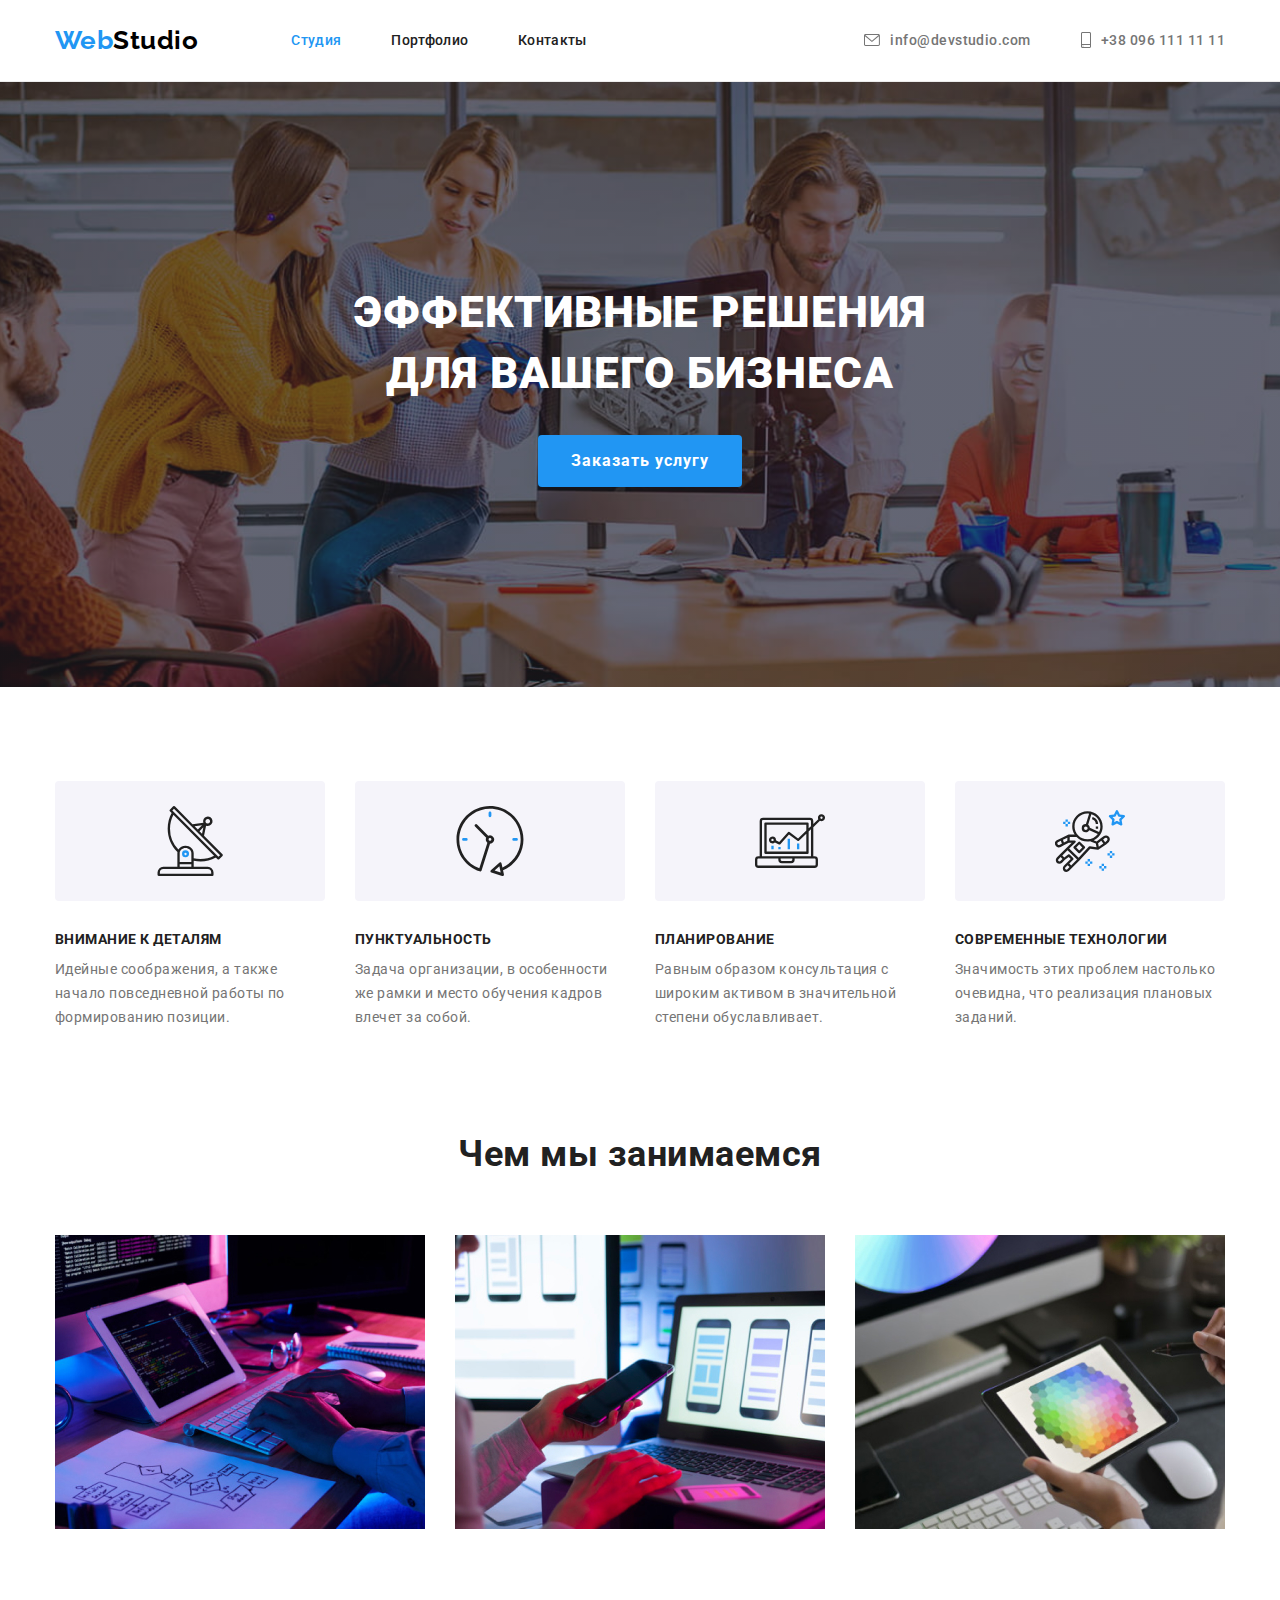
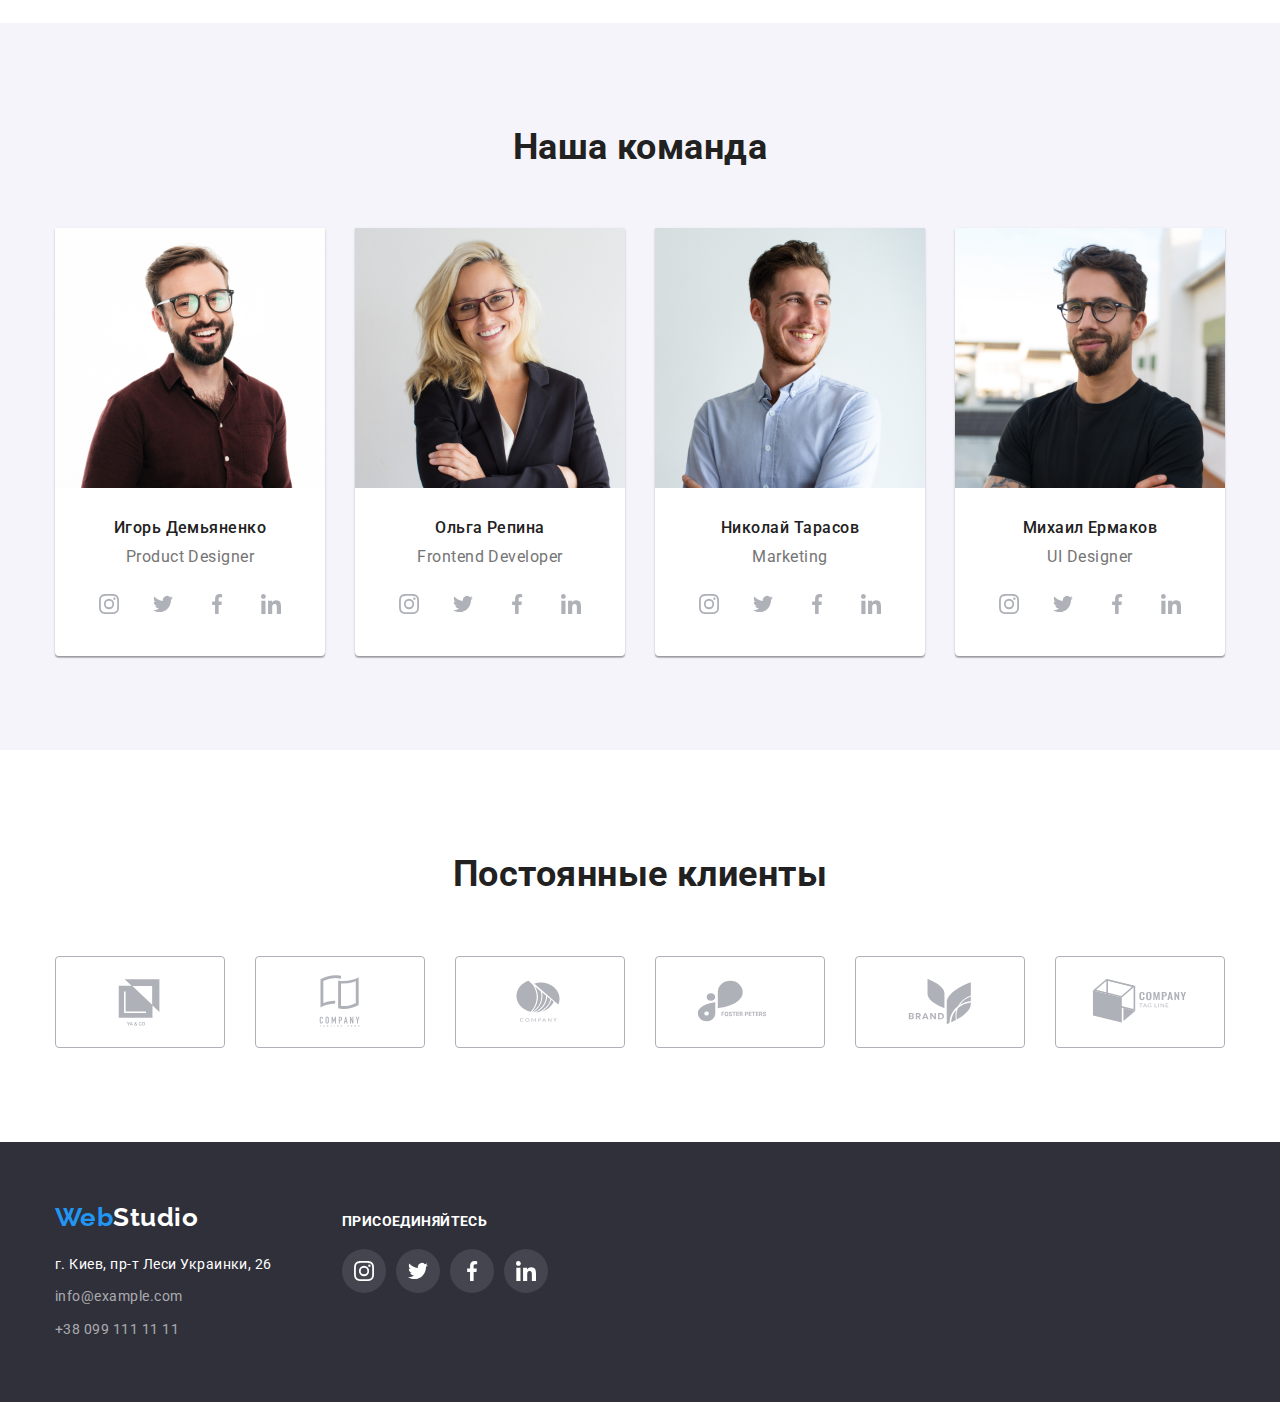
<file: index.html>
<!DOCTYPE html>
<html lang="ru">
<head>
    <link rel="preconnect" href="https://fonts.googleapis.com">
    <link rel="preconnect" href="https://fonts.gstatic.com" crossorigin>
    <link href="https://fonts.googleapis.com/css2?family=Raleway:wght@700&family=Roboto:wght@400;500;700;900&display=swap"
        rel="stylesheet">
    <meta charset="UTF-8">
    <meta http-equiv="X-UA-Compatible" content="IE=edge">
    <meta name="viewport" content="width=device-width, initial-scale=1.0">
    <title>Document</title>
    <link rel="stylesheet" href="https://cdnjs.cloudflare.com/ajax/libs/modern-normalize/1.1.0/modern-normalize.min.css">
    <link rel="stylesheet" href="./css/styles.css">
</head>
<body>
    <header class="header">
        <div class="container upper">
            <a class="logo" href="./index.html">Web<span class="logo-part">Studio</span>
            </a>
            <nav class="nav-atelier">
                <ul class="site-nav list">
                    <li><a class="link studios" href="./index.html">Студия</a></li>
                    <li><a class="link" href="./portfolio.html">Портфолио</a></li>
                    <li><a class="link" href="#">Контакты</a></li>
                </ul>
            </nav>
            <ul class="auth-nav list">
                <li>
                    <a class="link mailto" href="mailto:info@devstudio.com">
                        <svg class="link-icon-header" width="16" height="12">
                        <use href="./images/icons.svg#icon-mail"></use>
                        </svg>
                        info@devstudio.com</a></li>
                <li>
                    <a class="link tel" href="tel:+380961111111">
                        <svg class="link-icon-header" width="10" height="16">
                        <use href="./images/icons.svg#icon-phone"></use>
                        </svg>
                        +38 096 111 11 11
                   </a>
                </li>
            </ul>            
        </div>

    </header>
    <main>
        <section class="hero">
            <div class="container">
                <h1 class="hero-title">
                    Эффективные решения <br> для вашего бизнеса
                </h1>
                <button class="hero-button" type="button">Заказать услугу</button>
            </div>
        </section>
        <section class="skills section">
            <div class="container">
                <h2 class="visually-hidden">Наши преимущества</h2>            
                    <ul class="skills-list list">
                        <li>
                            <div class="skills-list-box">
                                <svg class="icon-skills" width="70" height="70">
                                <use href="./images/icons.svg#icon-Group-1"></use>
                                </svg>
                            </div>                            
                            <h3 class="title">Внимание к деталям</h3>
                            <p>Идейные соображения, а также начало повседневной работы по формированию позиции.</p>
                        </li>
                        <li>
                            <div class="skills-list-box">
                                <svg class="icon-skills" width="70" height="70">
                                    <use href="./images/icons.svg#icon-Group-2"></use>
                                </svg>
                            </div>
                            <h3 class="title">Пунктуальность</h3>
                            <p>Задача организации, в особенности же рамки и место обучения кадров влечет за собой.</p>
                        </li>
                        <li>
                            <div class="skills-list-box">
                                <svg class="icon-skills" width="70" height="70">
                                    <use href="./images/icons.svg#icon-Group-3"></use>
                                </svg>
                            </div>
                            <h3 class="title">Планирование</h3>
                            <p>Равным образом консультация с широким активом в значительной степени обуславливает.</p>
                        </li>
                        <li>
                            <div class="skills-list-box">
                                <svg class="icon-skills" width="70" height="70">
                                    <use href="./images/icons.svg#icon-Group-4"></use>
                                </svg>
                            </div>
                            <h3 class="title">Современные технологии</h3>
                            <p>Значимость этих проблем настолько очевидна, что реализация плановых заданий.</p>
                        </li>
                </ul>
            </div>
        </section>
        <section class=" work section">
            <div class="container">
            <h2 class="work-title section-title">Чем мы занимаемся</h2>
                <ul class="work-list list">
                    <li><img src="./images/work1.jpg" alt="Член команды"
                            width="370" />
                    </li>
                    <li><img src="./images/work2.jpg" alt="Член команды" width="370">
                    </li>
                    <li><img src="./images/work3.jpg" alt="Член команды" width="370"></li>
                </ul>
            </div>
        </section>
        <section class="team section">
            <div class="container">
                <h2 class="section-title">Наша команда</h2>
                <ul class="team-list list">
                    <li>
                            <img src="./images/comand1.jpg" width="270" alt="Игорь Демьяненко">
                            <div class="team-list-comment">
                                <h3 class="title">Игорь Демьяненко</h3>
                                <p lang="en">Product Designer</p>
                                <ul class="team-list-cloud">
                                    <li class="team-list-box">
                                        <a href="" class="link-icon-team">
                                        <svg class="icon-team" width="20" height="20">
                                            <use href="./images/icons.svg#icon-inst"></use>
                                        </svg>
                                        </a>
                                    </li>
                                    <li class="team-list-box">
                                        <a href="" class="link-icon-team">
                                            <svg class="icon-team" width="20" height="20">
                                                <use href="./images/icons.svg#icon-twitter"></use>
                                            </svg>
                                        </a>
                                    </li>
                                    <li class="team-list-box">
                                        <a href="" class="link-icon-team">
                                            <svg class="icon-team" width="20" height="20">
                                                <use href="./images/icons.svg#icon-facebook"></use>
                                            </svg>
                                        </a>
                                    </li>
                                    <li class="team-list-box">
                                        <a href="" class="link-icon-team">
                                            <svg class="icon-team" width="20" height="20">
                                                <use href="./images/icons.svg#icon-link"></use>
                                            </svg>
                                        </a>
                                    </li>
                                </ul>
                                
                            </div>
                        
                        
                    </li>
                    <li>
                        <img src="./images/comand2.jpg" width="270" alt="Ольга Репина">
                        <div class="team-list-comment">
                            <h3 class="title">Ольга Репина</h3>
                            <p lang="en">Frontend Developer</p>
                            <ul class="team-list-cloud">
                                <li class="team-list-box">
                                    <a href="" class="link-icon-team">
                                        <svg class="icon-team" width="20" height="20">
                                            <use href="./images/icons.svg#icon-inst"></use>
                                        </svg>
                                    </a>
                                </li>
                                <li class="team-list-box">
                                    <a href="" class="link-icon-team">
                                        <svg class="icon-team" width="20" height="20">
                                            <use href="./images/icons.svg#icon-twitter"></use>
                                        </svg>
                                    </a>
                                </li>
                                <li class="team-list-box">
                                    <a href="" class="link-icon-team">
                                        <svg class="icon-team" width="20" height="20">
                                            <use href="./images/icons.svg#icon-facebook"></use>
                                        </svg>
                                    </a>
                                </li>
                                <li class="team-list-box">
                                    <a href="" class="link-icon-team">
                                        <svg class="icon-team" width="20" height="20">
                                            <use href="./images/icons.svg#icon-link"></use>
                                        </svg>
                                    </a>
                                </li>
                            </ul>
                        </div>
                        
                    </li>
                    <li>
                        <img src="./images/comand3..jpg" width="270" alt="Николай Тарасов">
                        <div class="team-list-comment">
                            <h3 class="title">Николай Тарасов</h3>
                            <p lang="en">Marketing</p>
                            <ul class="team-list-cloud">
                                <li class="team-list-box">
                                    <a href="" class="link-icon-team">
                                        <svg class="icon-team" width="20" height="20">
                                            <use href="./images/icons.svg#icon-inst"></use>
                                        </svg>
                                    </a>
                                </li>
                                <li class="team-list-box">
                                    <a href="" class="link-icon-team">
                                        <svg class="icon-team" width="20" height="20">
                                            <use href="./images/icons.svg#icon-twitter"></use>
                                        </svg>
                                    </a>
                                </li>
                                <li class="team-list-box">
                                    <a href="" class="link-icon-team">
                                        <svg class="icon-team" width="20" height="20">
                                            <use href="./images/icons.svg#icon-facebook"></use>
                                        </svg>
                                    </a>
                                </li>
                                <li class="team-list-box">
                                    <a href="" class="link-icon-team">
                                        <svg class="icon-team" width="20" height="20">
                                            <use href="./images/icons.svg#icon-link"></use>
                                        </svg>
                                    </a>
                                </li>
                            </ul>
                        </div>
                        
                    </li>
                    <li>
                        <img src="./images/comand4.jpg" width="270" alt="Михаил Ермаков">
                        <div class="team-list-comment">
                            <h3 class="title">Михаил Ермаков</h3>
                            <p lang="en">UI Designer</p>
                            <ul class="team-list-cloud">
                                <li class="team-list-box">
                                    <a href="" class="link-icon-team">
                                        <svg class="icon-team" width="20" height="20">
                                            <use href="./images/icons.svg#icon-inst"></use>
                                        </svg>
                                    </a>
                                </li>
                                <li class="team-list-box">
                                    <a href="" class="link-icon-team">
                                        <svg class="icon-team" width="20" height="20">
                                            <use href="./images/icons.svg#icon-twitter"></use>
                                        </svg>
                                    </a>
                                </li>
                                <li class="team-list-box">
                                    <a href="" class="link-icon-team">
                                        <svg class="icon-team" width="20" height="20">
                                            <use href="./images/icons.svg#icon-facebook"></use>
                                        </svg>
                                    </a>
                                </li>
                                <li class="team-list-box">
                                    <a href="" class="link-icon-team">
                                        <svg class="icon-team" width="20" height="20">
                                            <use href="./images/icons.svg#icon-link"></use>
                                        </svg>
                                    </a>
                                </li>
                            </ul>
                        </div>                        
                    </li>
                </ul>
            </div>
        </section>
        <!-- Постоянные клиенты -->

        <section class="section clients">
            <div class="container">
                <h2 class="section-title">Постоянные клиенты</h2>
                <ul class="clients-list-cloud">
                    <li class="client-list-box">
                        <a href="#" class="client-link">
                            <svg class="icon-client" width="106" height="60">
                                <use href="./images/icons.svg#icon-Client-1"></use>
                            </svg>
                        </a>
                    </li>
                    <li class="client-list-box">
                        <a href="#" class="client-link">
                            <svg class="icon-client" width="106" height="60">
                                <use href="./images/icons.svg#icon-Client-2"></use>
                            </svg>
                        </a>
                    </li>
                    <li class="client-list-box">
                        <a href="#" class="client-link">
                            <svg class="icon-client" width="106" height="60">
                                <use href="./images/icons.svg#icon-Client-3"></use>
                            </svg>
                        </a>
                    </li>
                    <li class="client-list-box">
                        <a href="#" class="client-link">
                            <svg class="icon-client" width="106" height="60">
                                <use href="./images/icons.svg#icon-Client-4"></use>
                            </svg>
                        </a>
                    </li>
                    <li class="client-list-box">
                        <a href="#" class="client-link">
                            <svg class="icon-client" width="106" height="60">
                                <use href="./images/icons.svg#icon-Client-5"></use>
                            </svg>
                        </a>
                    </li>
                    <li class="client-list-box">
                        <a href="#" class="client-link">
                            <svg class="icon-client" width="106" height="60">
                                <use href="./images/icons.svg#icon-Client-6"></use>
                            </svg>
                        </a>
                    </li>
                </ul>
            </div>
        </section>
    </main>
    <footer class="footer">
        <div class="container down-container">
            <div class="footer-finish">
                <a class="logo-footer" href="./index.html">Web<span class="logo-footer-part">Studio</span>
                </a>
                <address class="footer-adress">
                    <p>г. Киев, пр-т Леси Украинки, 26</p>
                    <ul class="footer-list">
                        <li>
                            <a class="link-footer" href="mailto:info@example.com">info@example.com</a>
                        </li>
                        <li class="footer-list-tel">
                            <a class="link-footer" href="tel:+380991111111">+38 099 111 11 11</a>
                        </li>
                    </ul>
            </div>
                <div class="footer-social">
                    <h2>присоединяйтесь</h2>
                    <ul class="footer-list-cloud">
                        <li class="footer-list-box">
                            <a href="" class="link-icon-footer">
                                <svg class="icon-footer" width="20" height="20">
                                    <use href="./images/icons.svg#icon-inst"></use>
                                </svg>
                            </a>
                        </li>
                        <li class="footer-list-box">
                            <a href="" class="link-icon-footer">
                                <svg class="icon-footer" width="20" height="20">
                                    <use href="./images/icons.svg#icon-twitter"></use>
                                </svg>
                            </a>
                        </li>
                        <li class="footer-list-box">
                            <a href="" class="link-icon-footer">
                                <svg class="icon-footer" width="20" height="20">
                                    <use href="./images/icons.svg#icon-facebook"></use>
                                </svg>
                            </a>
                        </li>
                        <li class="footer-list-box">
                            <a href="" class="link-icon-footer">
                                <svg class="icon-footer" width="20" height="20">
                                    <use href="./images/icons.svg#icon-link"></use>
                                </svg>
                            </a>
                        </li>
                    </ul>
                </div>
            </address>
        </div>
    </footer>
</body>
</html>
</file>
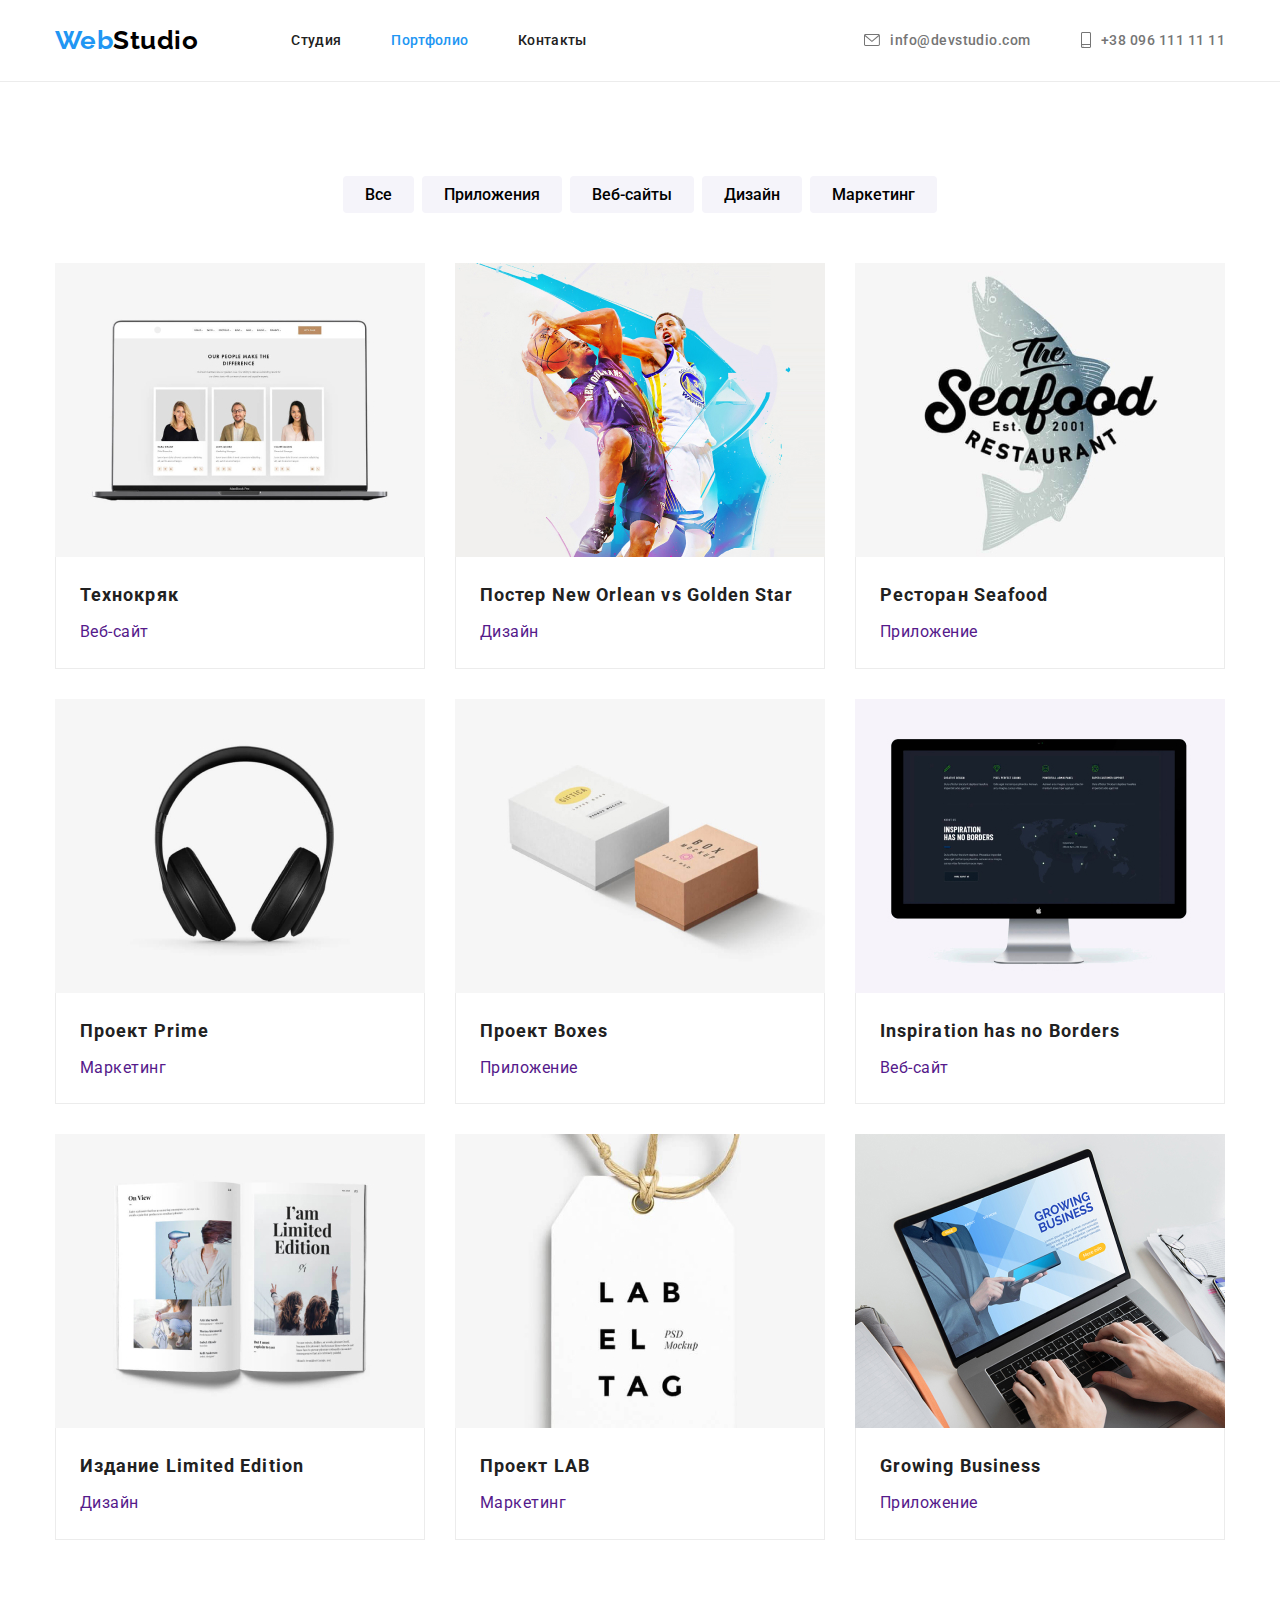
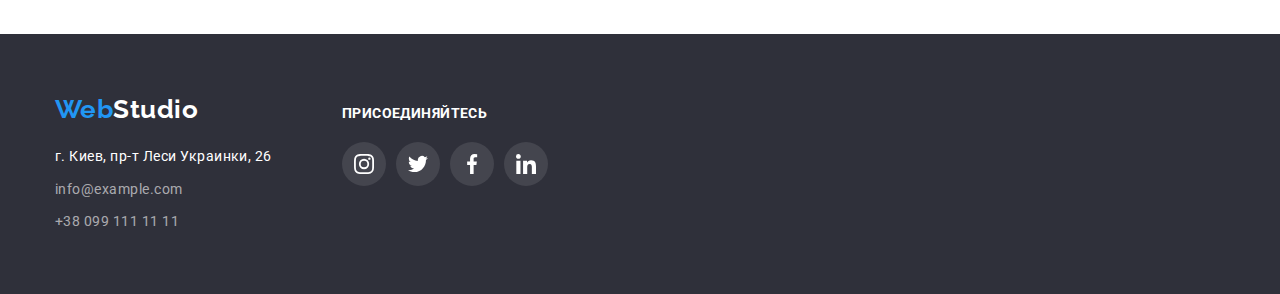
<file: portfolio.html>
<!DOCTYPE html>
<html lang="ru">
<head>
    <meta charset="UTF-8">
    <meta http-equiv="X-UA-Compatible" content="IE=edge">
    <meta name="viewport" content="width=device-width, initial-scale=1.0">
    <title>Document</title>
    <link rel="preconnect" href="https://fonts.googleapis.com">
    <link rel="preconnect" href="https://fonts.gstatic.com" crossorigin>
    <link href="https://fonts.googleapis.com/css2?family=Raleway:wght@700&family=Roboto:wght@400;500;700;900&display=swap"
        rel="stylesheet">
        <link rel="stylesheet" href="https://cdnjs.cloudflare.com/ajax/libs/modern-normalize/1.1.0/modern-normalize.min.css">
    <link rel="stylesheet" href="./css/styles.css">
</head>
<body>
    <header class="header">
        <div class="container upper">
            <a class="logo" href="./index.html">Web<span class="logo-part">Studio</span>
            </a>
            <nav class="nav-atelier">
                <ul class="site-nav list">
                    <li><a class="link" href="./index.html">Студия</a></li>
                    <li><a class="link portfolio" href="./portfolio.html">Портфолио</a></li>
                    <li><a class="link" href="#">Контакты</a></li>
                </ul>
            </nav>
            <ul class="auth-nav list">
                <li>
                    <a class="link mailto" href="mailto:info@devstudio.com">
                        <svg class="link-icon-header" width="16" height="12">
                            <use href="./images/icons.svg#icon-mail"></use>
                        </svg>
                        info@devstudio.com</a>
                </li>
                <li>
                    <a class="link tel" href="tel:+380961111111">
                        <svg class="link-icon-header" width="10" height="16">
                            <use href="./images/icons.svg#icon-phone"></use>
                        </svg>
                        +38 096 111 11 11
                    </a>
                </li>
            </ul>
        </div>
    
    </header>
    <main>
        <section class="portfolio-section">
            <div class="portfolio-container container">
                <ul class="portfolio-nav list">
                    <li><button class="portfolio-button" type="button"> Все </button></li>
                    <li><button class="portfolio-button" type="button">Приложения</button></li>
                    <li><button class="portfolio-button" type="button">Веб-сайты</button></li>
                    <li><button class="portfolio-button" type="button">Дизайн</button></li>
                    <li><button class="portfolio-button" type="button">Маркетинг</button></li>
                </ul>
                <ul class="portfolio-list list">
                    <li>
                        <a href="" class="portfolio-list-link">
                            <img src="./images/portfolio1.jpg" alt="Анкеты" width="370">
                            <div class="portfolio-list-comment">
                                <h2 class="title">Технокряк</h2>
                                <p>Веб-сайт</p>
                            </div>
                            
                        </a>
                    </li>
                    <li>
                        <a href=""class="portfolio-list-link">
                            <img src="./images/portfolio2.jpg" alt="Баскетбол" width="370">
                            <div class="portfolio-list-comment">
                                <h2 class="title">Постер New Orlean vs Golden Star</h2>
                                <p>Дизайн</p>
                            </div>
                            
                        </a>
                    </li>
                    <li>
                        <a href=""class="portfolio-list-link">
                            <img src="./images/portfolio3.jpg" alt="Ресторан" width="370">
                            <div class="portfolio-list-comment">
                                <h2 class="title">Ресторан Seafood</h2>
                                <p>Приложение</p>
                            </div>
                            
                        </a>
                    </li>
                    <li>
                        <a href=""class="portfolio-list-link">
                            <img src="./images/portfolio4.jpg" alt="Наушники" width="370">
                            <div class="portfolio-list-comment">
                                <h2 class="title">Проект Prime</h2>
                                <p>Маркетинг</p>
                            </div>
                            
                        </a>
                    </li>
                    <li>
                        <a href=""class="portfolio-list-link">
                            <img src="./images/portfolio5.jpg" alt="Rоробки" width="370">
                            <div class="portfolio-list-comment">
                                <h2 class="title">Проект Boxes</h2>
                                <p>Приложение</p>
                            </div>
                            
                        </a>
                    </li>
                    <li>
                        <a href=""class="portfolio-list-link">
                            <img src="./images/portfolio6.jpg" alt="Монитор" width="370">
                            <div class="portfolio-list-comment">
                                <h2 class="title">Inspiration has no Borders</h2>
                                <p>Веб-сайт</p>
                            </div>
                            
                        </a>
                    </li>
                    <li>
                        <a href=""class="portfolio-list-link">
                            <img src="./images/portfolio7.jpg" alt="Журнал" width="370">
                            <div class="portfolio-list-comment">
                                <h2 class="title">Издание Limited Edition</h2>
                                <p>Дизайн</p>
                            </div>
                            
                        </a>
                    </li>
                    <li>
                        <a href=""class="portfolio-list-link">
                            <img src="./images/portfolio8.jpg" alt="Бирка" width="370">
                            <div class="portfolio-list-comment">
                                <h2 class="title">Проект LAB</h2>
                                <p>Маркетинг</p>
                            </div>
                            
                        </a>
                    </li>
                    <li>
                        <a href=""class="portfolio-list-link">
                            <img src="./images/portfolio9.jpg" alt="Ноутбук" width="370">
                            <div class="portfolio-list-comment">
                                <h2 class="title">Growing Business</h2>
                                <p>Приложение</p>
                            </div>
                        </a>
                    </li>
                </ul>
            </div>
        </section>
    </main>
    <footer class="footer">
        <div class="container down-container">
            <div class="footer-finish">
                <a class="logo-footer" href="./index.html">Web<span class="logo-footer-part">Studio</span>
                </a>
                <address class="footer-adress">
                    <p>г. Киев, пр-т Леси Украинки, 26</p>
                    <ul class="footer-list">
                        <li>
                            <a class="link-footer" href="mailto:info@example.com">info@example.com</a>
                        </li>
                        <li class="footer-list-tel">
                            <a class="link-footer" href="tel:+380991111111">+38 099 111 11 11</a>
                        </li>
                    </ul>
            </div>
            <div class="footer-social">
                <h2>присоединяйтесь</h2>
                <ul class="footer-list-cloud">
                    <li class="footer-list-box">
                        <a href="" class="link-icon-footer">
                            <svg class="icon-footer" width="20" height="20">
                                <use href="./images/icons.svg#icon-inst"></use>
                            </svg>
                        </a>
                    </li>
                    <li class="footer-list-box">
                        <a href="" class="link-icon-footer">
                            <svg class="icon-footer" width="20" height="20">
                                <use href="./images/icons.svg#icon-twitter"></use>
                            </svg>
                        </a>
                    </li>
                    <li class="footer-list-box">
                        <a href="" class="link-icon-footer">
                            <svg class="icon-footer" width="20" height="20">
                                <use href="./images/icons.svg#icon-facebook"></use>
                            </svg>
                        </a>
                    </li>
                    <li class="footer-list-box">
                        <a href="" class="link-icon-footer">
                            <svg class="icon-footer" width="20" height="20">
                                <use href="./images/icons.svg#icon-link"></use>
                            </svg>
                        </a>
                    </li>
                </ul>
            </div>
            </address>
        </div>
    </footer>
</body>

</html>
</file>
<file: css/styles.css>
:root {
  --primary-text-color: #757575;
  --title-text-color: #212121;
  --accent-color: #2196f3;
  --card-set-gap: 30px;
  --primary-icon-color: #afb1b8;
}
/* цвет заголовков #212121 */
/* цвет текста #757575 */
/* цвет акцента #2196F3 */
/* Белый #FFFFFF */
body {
  background-color: #ffffff;
  color: var(--primary-text-color);
  font-family: Roboto, sans-serif;
  letter-spacing: 0.03em;
}
h1,
h2,
h3,
p,
ul {
  margin-top: 0;
  margin-bottom: 0;
}
img {
  display: block;
}
.upper {
  display: flex;
  align-items: center;
}
.container {
  width: 1200px;
  padding-left: 15px;
  padding-right: 15px;
  margin-left: auto;
  margin-right: auto;
}
.nav-atelier {
  margin-left: 93px;
}
.link {
  display: block;
  padding: 32px 0;

  text-decoration: none;
  font-weight: 500;
  font-size: 14px;
  line-height: 1.2;
}
/* HEDER */
.header {
  border-bottom: 1px solid#ececec;
}
/* logo */
.logo {
  justify-content: center;

  color: var(--accent-color);
  font-family: Raleway, cursive;
  text-decoration: none;
  font-weight: 700;
  font-size: 26px;
  line-height: 1.2;
}
.logo-part {
  color: #000000;
}

/* site-nav */

.site-nav {
  padding: 0;

  align-items: center;
  letter-spacing: 0.02em;
}
.site-nav .link {
  color: var(--title-text-color);
}
.site-nav .studios {
  margin-left: 0;
}
.site-nav li:not(:first-child) {
  margin-left: 50px;
}
.site-nav .studios,
.site-nav .portfolio {
  color: var(--accent-color);
}
.auth-nav {
  margin-left: auto;
}
.auth-nav li:not(:last-child) {
  margin-right: 50px;
}
.auth-nav .link {
  display: flex;
  align-items: center;
  color: var(--primary-text-color);
}

.link-icon-header {
  margin-right: 10px;
  fill: currentColor;
}
.link:hover,
.link:focus {
  color: var(--accent-color);
}
.link:hover .link-icon-header,
.link:focus .link-icon-header {
  fill: var(--accent-color);
}
/* Hero */
.hero {
  background-image: linear-gradient(
      to right,
      rgba(47, 48, 58, 0.4),
      rgba(47, 48, 58, 0.4)
    ),
    url(../images/hero.jpg);
  background-size: cover;
  background-position: center;
  background-repeat: no-repeat;

  margin: 0 auto;
  max-width: 1600px;
  padding-top: 200px;
  padding-bottom: 200px;
  background-color: #2f303a;
  color: #ffffff;
  letter-spacing: 0.06em;
  text-align: center;
}
.hero-title {
  margin: 0 auto;
  max-width: 696px;
  font-weight: 900;
  font-size: 44px;
  line-height: 1.4;
  text-transform: uppercase;
}
.hero-button {
  margin-top: 30px;
  padding: 10px 32px;
  border: 1px solid transparent;
  border-radius: 4px;
  background-color: #2196f3;
  color: #ffffff;
  font-family: inherit;
  letter-spacing: inherit;
  font-weight: 700;
  font-size: 16px;
  line-height: 1.9;
  cursor: pointer;
}
.hero-button:hover,
.hero-button:focus {
  background-color: #188ce8;
}
/* Section */
.section {
  padding-top: 94px;
  padding-bottom: 94px;
}
.section-title {
  color: var(--title-text-color);
  font-weight: 700;
  font-size: 36px;
  line-height: 1.7;
  text-align: center;
}
.list {
  display: flex;
  padding: 0;
  list-style: none;
}
.title {
  color: var(--title-text-color);
}
/* Skills */
.visually-hidden {
  position: absolute;
  width: 1px;
  height: 1px;
  margin: -1px;
  border: 0;
  padding: 0;

  white-space: nowrap;
  clip-path: inset(100%);
  clip: rect(0 0 0 0);
  overflow: hidden;
}
.skills {
  padding-bottom: 0;
}
.skills-list-box {
  margin-bottom: 30px;
  display: flex;
  justify-content: center;
  align-items: center;
  border-radius: 4px;
  width: 270px;
  height: 120px;
  background-color: #f5f4fa;
}
.skills .title {
  font-weight: 700;
  font-size: 14px;
  line-height: 1.2;
}
.skills-list .title {
  margin-bottom: 10px;
  text-transform: uppercase;
}
.skills p {
  font-size: 14px;
  line-height: 1.7;
}
.skills-list li {
  flex-basis: calc(100% / 4-var(--card-set-gap));
}
.skills-list li {
  margin-right: var(--card-set-gap);
  width: 270px;
}
.skills-list {
  margin-right: -30px;
}
/* НАШИ РАБОТЫ */
.section-title {
  margin-bottom: 50px;
}
.work-list {
  margin-right: -30px;
}
.work-list li {
  width: 370px;
  margin-right: var(--card-set-gap);
}
/* team */
.team {
  padding-bottom: 94px;
  background-color: #f5f4fa;
}
.team-list {
  margin-right: -30px;
  text-align: center;
}

.team-list > li {
  margin-right: var(--card-set-gap);
  background-color: #ffffff;
  width: 270px;
  border-bottom-left-radius: 4px;
  border-bottom-right-radius: 4px;
  overflow: hidden;
  box-shadow: 0px 1px 3px rgba(0, 0, 0, 0.12), 0px 1px 1px rgba(0, 0, 0, 0.14),
    0px 2px 1px rgba(0, 0, 0, 0.2);
}
.team .title {
  margin-bottom: 10px;
  font-weight: 500;
  font-size: 16px;
  line-height: 1.2;
}
.team p {
  margin-bottom: 16px;
  font-size: 16px;
  line-height: 1.2;
}
.team-list-comment {
  padding: 30px 0;
}
.team-list-cloud {
  padding: 0;
  display: flex;
  justify-content: center;
  align-items: center;
  list-style-type: none;
}
.team-list-box {
  fill: #757575;
}
.link-icon-team {
  display: flex;
  padding: 0;
  border: none;
  text-decoration: none;
  width: 44px;
  height: 44px;
  color: var(--primary-icon-color);
  background-color: #ffffff;
  border-radius: 50%;
  justify-content: center;
  align-items: center;
}
.link-icon-team:hover,
.link-icon-team:focus {
  color: #ffffff;
  background-color: var(--accent-color);
}
.team-list-box:not(:last-child) {
  margin-right: 10px;
}
.icon-team,
.icon-client {
  fill: currentColor;
}
/* ПОСТОЯННЫЕ КЛИЕНТЫ */
.clients-list-cloud {
  padding: 0;
  display: flex;
  justify-content: center;
  align-items: center;
  list-style-type: none;
}
.client-list-box:not(:last-child) {
  margin-right: 30px;
}

.client-link {
  display: flex;
  padding: 0;
  border: 1px solid #afb1b8;
  border-radius: 4px;
  text-decoration: none;
  width: 170px;
  height: 92px;
  color: var(--primary-icon-color);
  background-color: #ffffff;
  justify-content: center;
  align-items: center;
}
.client-link:hover,
.client-link:focus {
  color: var(--accent-color);
  border: 1px solid var(--accent-color);
}
.icon-client {
}
/* footer */
.footer {
  padding-top: 60px;
  padding-bottom: 60px;
  background-color: #2f303a;
}
.down-container {
  display: flex;
  align-items: baseline;
  /* padding-top: 60px;
  padding-bottom: 60px;
  background-color: #2f303a; */
}
.footer-finish {
  margin-right: 70px;
}
.logo-footer {
  margin-bottom: 20px;
  display: block;
  color: var(--accent-color);
  font-family: Raleway;
  text-decoration: none;
  font-weight: 700;
  font-size: 26px;
  line-height: 1.2;
}
.logo-footer-part {
  color: #ffffff;
}
.footer-adress {
  font-style: normal;
  font-size: 14px;
  line-height: 1.7;
}
.footer-adress p {
  font-weight: 400;
  color: #ffffff;
}
.footer-list {
  margin-top: 9px;
  list-style: none;
  padding: 0;
}
.footer-list-tel {
  margin-top: 9px;
}
.link-footer {
  display: inline-block;
  text-decoration: none;
}
.footer-adress .link-footer {
  color: rgba(255, 255, 255, 0.6);
  font-weight: 400;
  font-size: 14px;
  line-height: 1.7;
}
.footer-adress .link-footer:hover,
.footer-adress .link-footer:focus {
  color: var(--accent-color);
}
.footer-social {
  color: #ffffff;
}
.footer-social h2 {
  margin-bottom: 20px;
  font-style: normal;
  font-weight: 700;
  font-size: 14px;
  line-height: 1.14;
  text-transform: uppercase;
  letter-spacing: 0.03em;
}
.footer-list-cloud {
  padding: 0;
  display: flex;
  justify-content: center;
  align-items: center;
  list-style-type: none;
}
.footer-list-box {
  display: inline-block;
}
.footer-list-box:not(:last-child) {
  margin-right: 10px;
}
.link-icon-footer {
  display: flex;
  padding: 0;
  border: none;
  text-decoration: none;
  width: 44px;
  height: 44px;
  border-radius: 50%;
  justify-content: center;
  align-items: center;
  background-color: rgba(255, 255, 255, 0.1);
  fill: #ffffff;
}
.link-icon-footer:focus,
.link-icon-footer:hover {
  background-color: var(--accent-color);
}

/* PORTFOLIO */
.portfolio-section {
  padding: 94px 0;
}
.portfolio-nav {
  margin-bottom: 50px;
  margin-right: -8px;
  justify-content: center;
  color: var(--title-text-color);
}
.portfolio-nav li {
  margin-right: 8px;
}

.portfolio-button {
  border: none;
  border-radius: 4px;
  background-color: #f5f4fa;
  font-weight: 500;
  font-size: 16px;
  line-height: 1.6;
  cursor: pointer;
  padding: 6px 22px;
}
.portfolio-button:hover {
  background-color: var(--accent-color);
  color: #ffffff;
  box-shadow: 0px 3px 1px rgba(0, 0, 0, 0.1), 0px 1px 2px rgba(0, 0, 0, 0.08),
    0px 2px 2px rgba(0, 0, 0, 0.12);
}
.portfolio-list {
  flex-wrap: wrap;
  margin-right: calc(-1 * var(--card-set-gap));
  margin-top: calc(-1 * var(--card-set-gap));
}
.portfolio-list li {
  width: 370px;
  margin-right: var(--card-set-gap);
  margin-top: var(--card-set-gap);
}
.portfolio-list-link {
  display: block;
}
.portfolio-list-link:hover,
.portfolio-list-link:focus {
  box-shadow: 0px 1px 1px rgba(0, 0, 0, 0.12), 0px 4px 4px rgba(0, 0, 0, 0.06),
    1px 4px 6px rgba(0, 0, 0, 0.16);
}
.portfolio-list-comment {
  padding: 20px 24px;
  border-left: 1px solid#ececec;
  border-right: 1px solid#ececec;
  border-bottom: 1px solid#ececec;
}
.portfolio-list a {
  text-decoration: none;
}
.portfolio-list img {
  /* margin-bottom: 20px; */
}

.portfolio-list .title {
  margin-bottom: 4px;
  letter-spacing: 0.06em;
  font-weight: bold;
  font-size: 18px;
  line-height: 2;
}
.portfolio-list p {
  font-size: 16px;
  line-height: 1.9;
}
</file>
